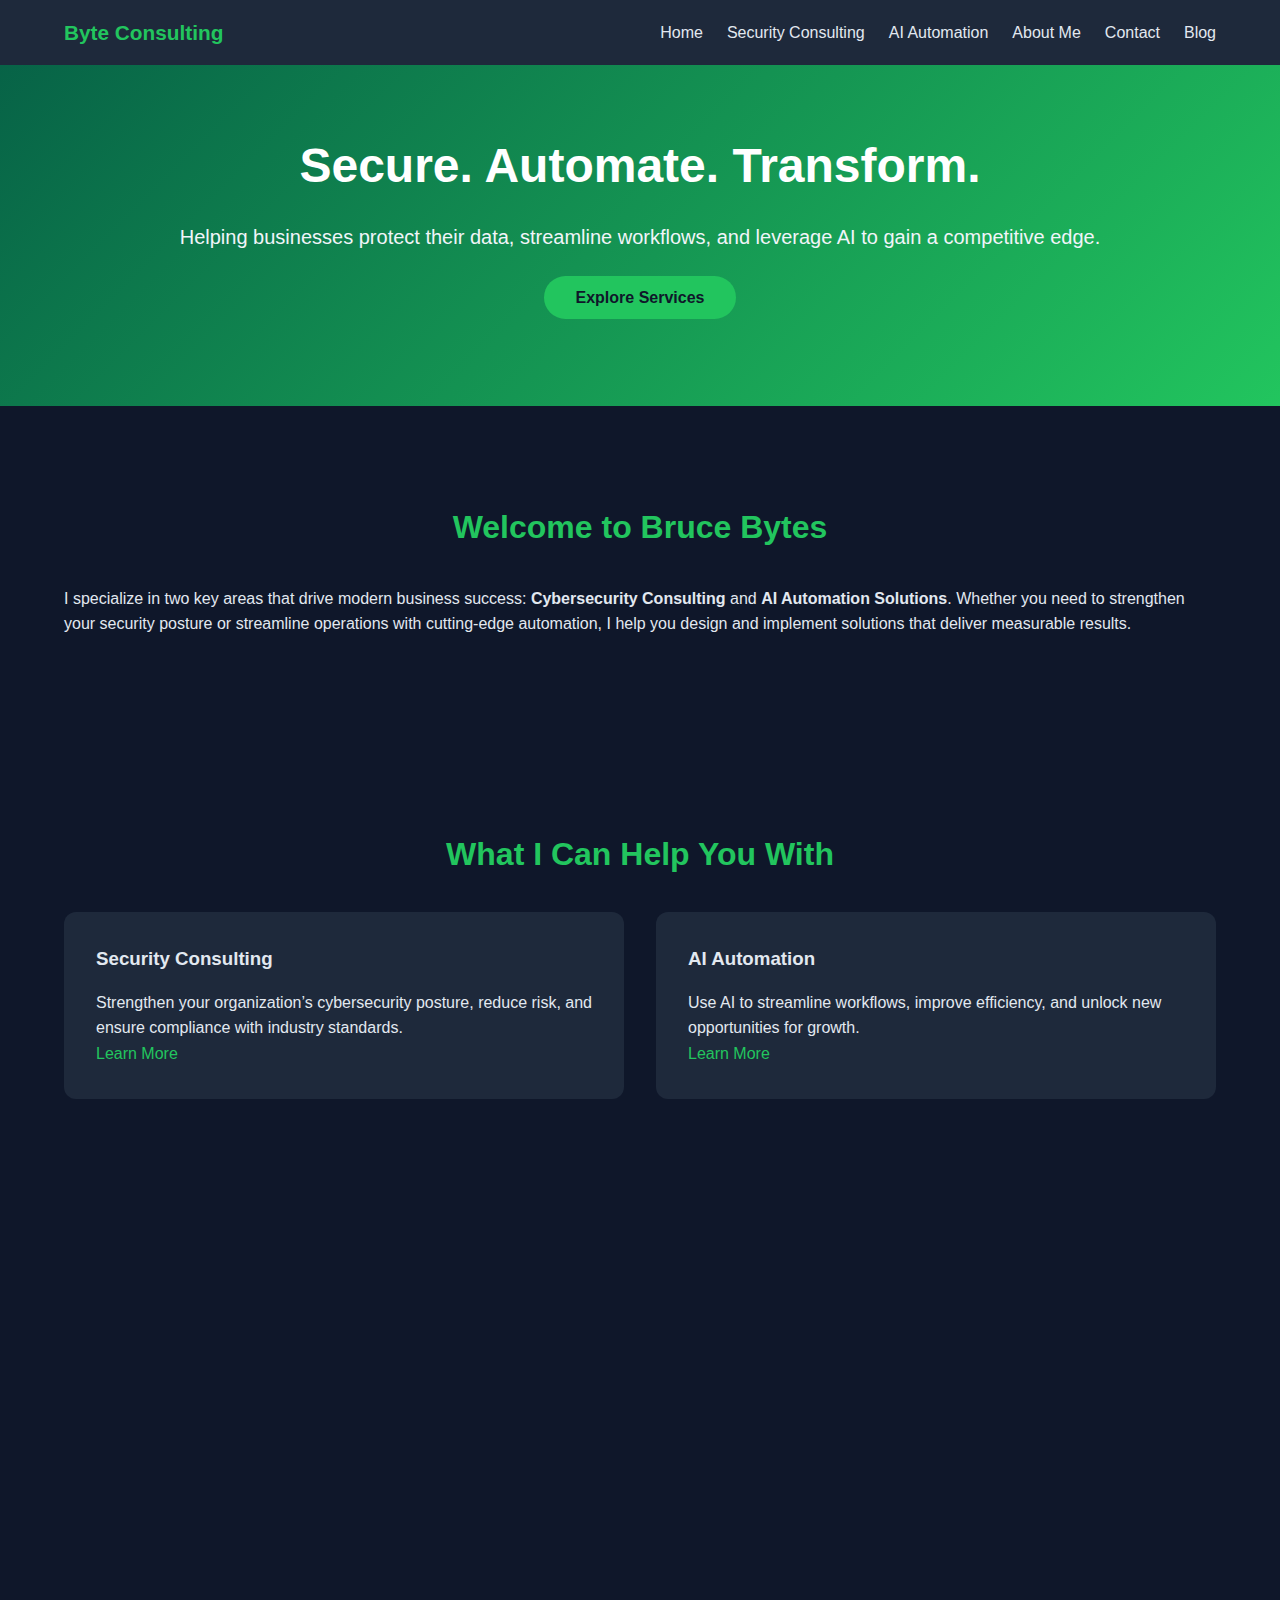
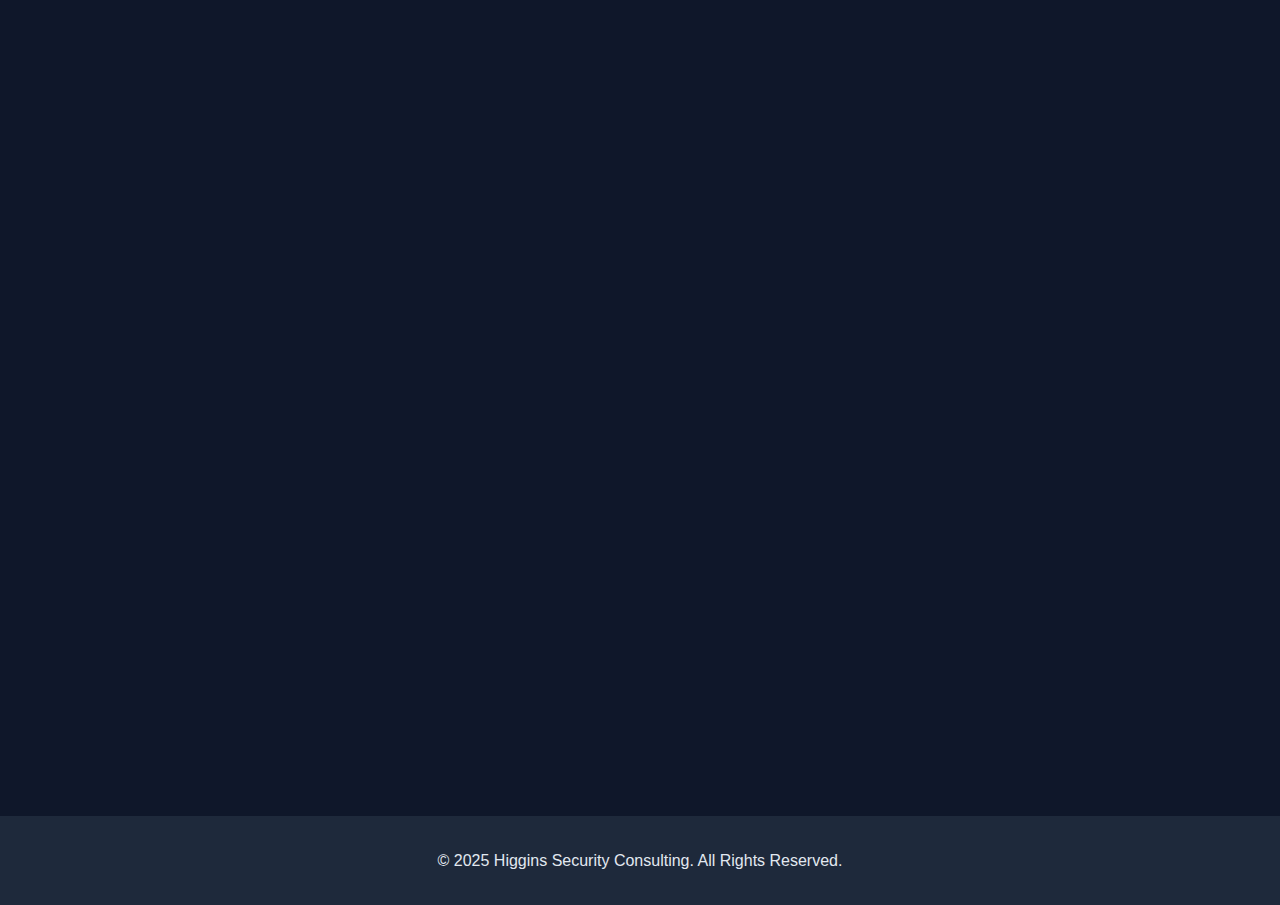
<file: index.html>
<!DOCTYPE html>
<html lang="en">
<head>
  <meta charset="UTF-8">
  <meta name="viewport" content="width=device-width, initial-scale=1.0">
  <title>Higgins Security Consulting</title>
  <link rel="stylesheet" href="style.css">
</head>
<body>

<!-- nav.html -->
<nav>
  <div class="container">
    <a href="index.html" class="logo">Byte Consulting</a>
    <div class="hamburger">
      <div></div><div></div><div></div>
    </div>
    <ul>
      <li><a href="index.html">Home</a></li>
      <li><a href="security.html">Security Consulting</a></li>
      <li><a href="ai.html">AI Automation</a></li>
      <li><a href="about.html">About Me</a></li>
      <li><a href="#contact">Contact</a></li>
      <li><a href="blog/index.html">Blog</a></li>
    </ul>
  </div>
</nav>


  <!-- Hero -->
  <header id="home">
    <div class="hero container">
      <h1 class="fade-in">Secure. Automate. Transform.</h1>
      <p class="fade-in" style="transition-delay:0.2s;">
        Helping businesses protect their data, streamline workflows, and leverage AI to gain a competitive edge.
      </p>
      <a href="#services" class="btn fade-in" style="transition-delay:0.4s;">Explore Services</a>
    </div>
  </header>

  <!-- Intro -->
  <section id="about" class="container fade-in">
    <h2>Welcome to Bruce Bytes</h2>
    <p>
      I specialize in two key areas that drive modern business success: <strong>Cybersecurity Consulting</strong> 
      and <strong>AI Automation Solutions</strong>. Whether you need to strengthen your security posture or streamline 
      operations with cutting-edge automation, I help you design and implement solutions that deliver measurable results.
    </p>
  </section>

  <!-- Services Overview -->
  <section id="services" class="container fade-in">
    <h2>What I Can Help You With</h2>
    <div class="cards">
      <div class="card">
        <h3>Security Consulting</h3>
        <p>Strengthen your organization’s cybersecurity posture, reduce risk, and ensure compliance with industry standards.</p>
        <a href="security.html" class="btn">Learn More</a>
      </div>
      <div class="card">
        <h3>AI Automation</h3>
        <p>Use AI to streamline workflows, improve efficiency, and unlock new opportunities for growth.</p>
        <a href="ai.html" class="btn">Learn More</a>
      </div>
    </div>
  </section>

  <!-- Why Work With Me -->
  <section id="why" class="container fade-in">
    <h2>Why Choose Me</h2>
    <ul class="skills">
      <li><strong>Expertise:</strong> With years of experience in cybersecurity, IT, and automation.</li>
      <li><strong>Tailored Solutions:</strong> Every engagement is customized to your unique needs and business goals.</li>
      <li><strong>End-to-End Support:</strong> From strategy to implementation, I stay involved at every step.</li>
      <li><strong>Measurable Impact:</strong> Focused on delivering results that improve security and efficiency.</li>
    </ul>
  </section>

  <section id="cta" class="container fade-in">
    <h2>Ready to Strengthen Your Security?</h2>
    <p>
      Let's talk about your security and automation goals. Whether you need to secure your infrastructure, build a <em>DevSecOps pipeline</em>, or explore <em>AI automation</em>, I'm here to provide the expertise you need to succeed.
    </p>
    <a href="#contact" class="btn1">Schedule a Consultation</a>
  </section>

  <!-- Contact -->
  <section id="contact" class="container fade-in">
    <h2>Contact Me</h2>
    <p>Ready to take the next step? Let's discuss your goals and challenges.</p>
    <p><strong>Email:</strong> <a href="mailto:jadenbrucehiggins@gmail.com">jadenbrucehiggins@gmail.com</a></p>
    <p><strong>LinkedIn:</strong> <a href="https://www.linkedin.com/in/jaden-higgins-a9516053" target="_blank">Jaden Bruce Higgins</a></p>
  </section>

  <!-- Footer -->
  <footer>
    <p>© 2025 Higgins Security Consulting. All Rights Reserved.</p>
  </footer>

  <script src="script.js"></script>
</body>
</html>
</file>
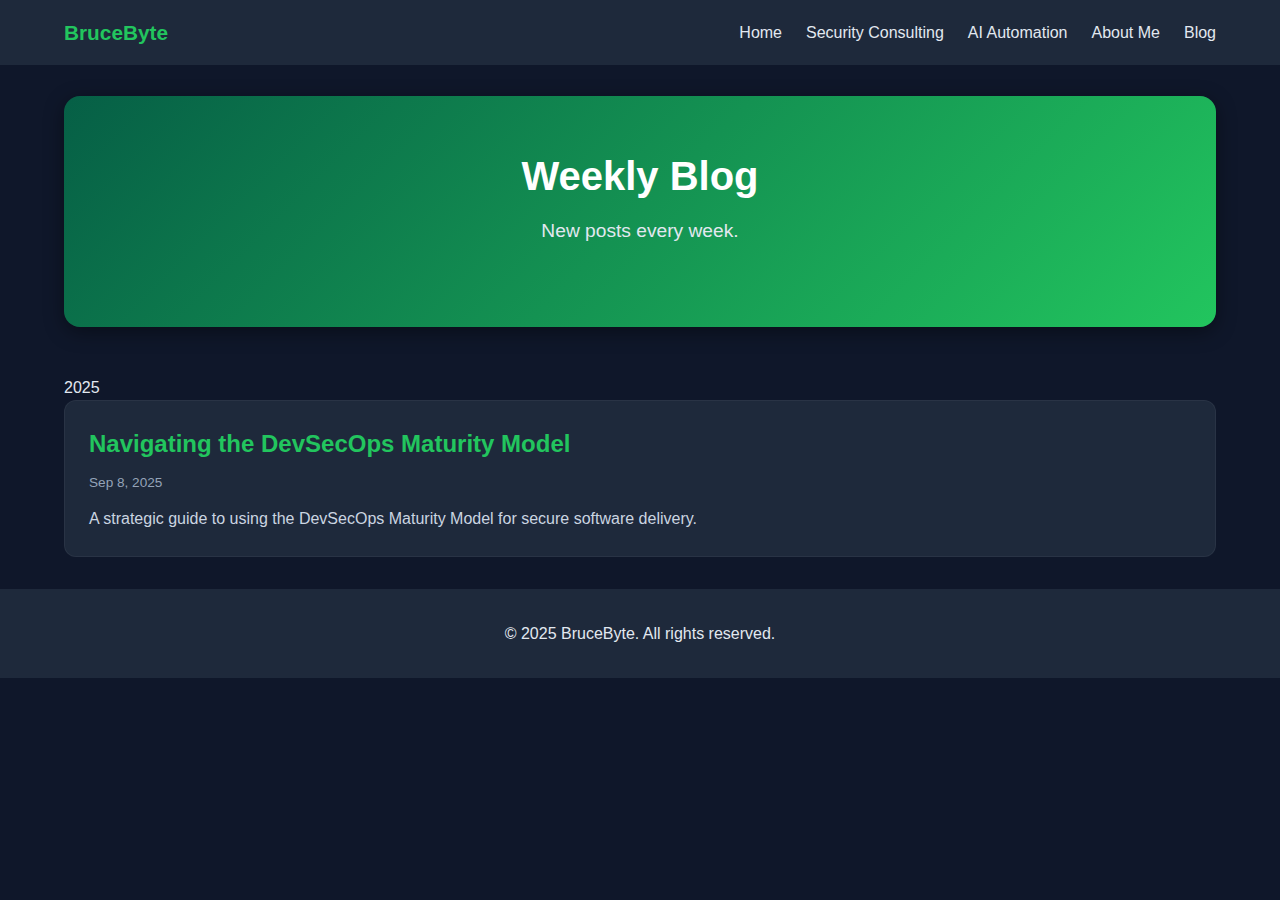
<file: blog/index.html>
<!doctype html>
<html lang="en">
<head>
  <meta charset="utf-8" />
  <meta name="viewport" content="width=device-width, initial-scale=1" />
  <title>Blog — BruceByte</title>
  <meta name="description" content="Weekly blog posts from BruceByte." />
  <link rel="canonical" href="https://brucebyte.com/blog/" />
  <link rel="stylesheet" href="/style.css">
  <link rel="stylesheet" href="/blog.css">
</head>
<body>
  <nav>
    <div class="container">
      <a href="/" class="logo">BruceByte</a>
      <ul>
      <li><a href="/index.html">Home</a></li>
      <li><a href="/security.html">Security Consulting</a></li>
      <li><a href="/ai.html">AI Automation</a></li>
      <li><a href="/about.html">About Me</a></li>
      <li><a href="blog/index.html">Blog</a></li>
      </ul>
    </div>
  </nav>

  <main class="container" style="padding-top:6rem">
    <header class="blog-hero">
      <h1 class="title">Weekly Blog</h1>
      <p class="sub">New posts every week.</p>
    </header>

    <div id="list" class="blog-list" aria-live="polite"></div>
  </main>

  <footer>
    <p>&copy; 2025 BruceByte. All rights reserved.</p>
  </footer>

  <script>
    const fallbackPosts = [
      { title: "Welcome to the Weekly Blog", date: "2025-09-08", url: "/blog/2025-09-08-welcome.html", excerpt: "Kickoff note explaining what to expect here.", tags: ["intro"] },
      { title: "Another Sample Post", date: "2025-09-01", url: "/blog/2025-09-01-sample.html", excerpt: "A short example entry to show layout.", tags: ["sample"] }
    ];

    async function loadPosts() {
      try {
        const res = await fetch('/blog/posts.json', { cache: 'no-store' });
        if (!res.ok) throw new Error('No posts.json yet');
        const data = await res.json();
        if (!Array.isArray(data)) throw new Error('posts.json must be an array');
        return data;
      } catch (e) {
        return fallbackPosts;
      }
    }

    function formatDate(iso) {
      const d = new Date(iso + 'T00:00:00');
      return d.toLocaleDateString(undefined, { year: 'numeric', month: 'short', day: 'numeric' });
    }

    function byMostRecent(a, b) {
      return new Date(b.date) - new Date(a.date);
    }

    function render(posts) {
      const list = document.getElementById('list');
      list.innerHTML = '';
      if (!posts.length) {
        list.innerHTML = '<div class="empty">No posts yet. Add some to <code>/blog/posts.json</code>!</div>';
        return;
      }

      let lastYear = null;
      posts.sort(byMostRecent).forEach(p => {
        const year = new Date(p.date).getFullYear();
        if (year !== lastYear) {
          const h = document.createElement('div');
          h.className = 'year';
          h.textContent = year;
          list.appendChild(h);
          lastYear = year;
        }

        const article = document.createElement('article');
        article.className = 'blog-card';

        const title = document.createElement('h2');
        title.className = 'post-title';
        const link = document.createElement('a');
        link.href = p.url;
        link.textContent = p.title;
        title.appendChild(link);

        const meta = document.createElement('div');
        meta.className = 'meta';
        const date = document.createElement('span');
        date.textContent = formatDate(p.date);
        meta.appendChild(date);

        if (Array.isArray(p.tags) && p.tags.length) {
          const tags = document.createElement('span');
          tags.className = 'tags';
          p.tags.forEach(t => {
            const tag = document.createElement('span');
            tag.className = 'tag';
            tag.textContent = t;
            tags.appendChild(tag);
          });
          meta.appendChild(tags);
        }

        const excerpt = document.createElement('p');
        excerpt.className = 'excerpt';
        excerpt.textContent = p.excerpt || '';

        article.appendChild(title);
        article.appendChild(meta);
        if (excerpt.textContent) article.appendChild(excerpt);
        list.appendChild(article);
      });
    }

    (async function init() {
      const posts = await loadPosts();
      render(posts);

      const ld = {
        "@context": "https://schema.org",
        "@type": "Blog",
        "name": "BruceByte Weekly Blog",
        "url": "https://brucebyte.com/blog/",
        "blogPost": posts.slice(0, 10).map(p => ({
          "@type": "BlogPosting",
          "headline": p.title,
          "datePublished": p.date,
          "url": new URL(p.url, location.origin).toString()
        }))
      };
      const s = document.createElement('script');
      s.type = 'application/ld+json';
      s.textContent = JSON.stringify(ld);
      document.head.appendChild(s);
    })();
  </script>
</body>
</html>
</file>
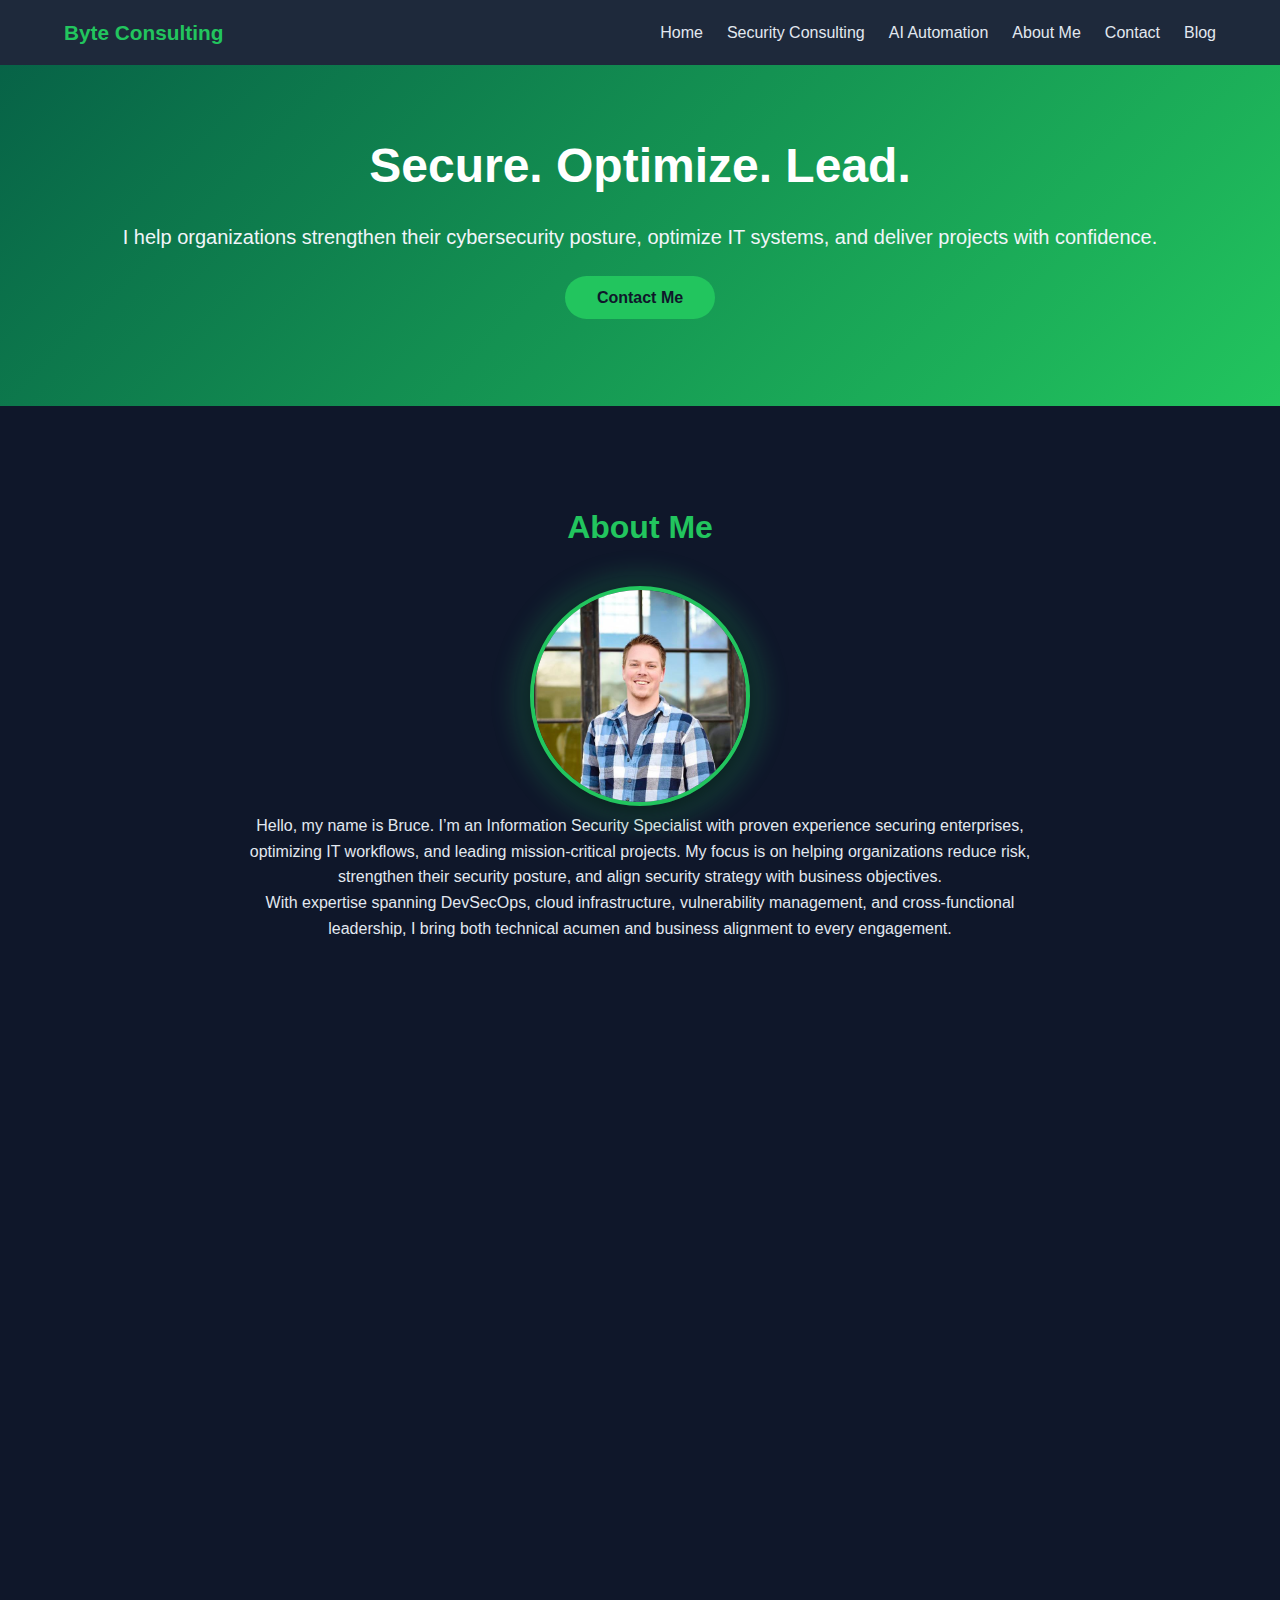
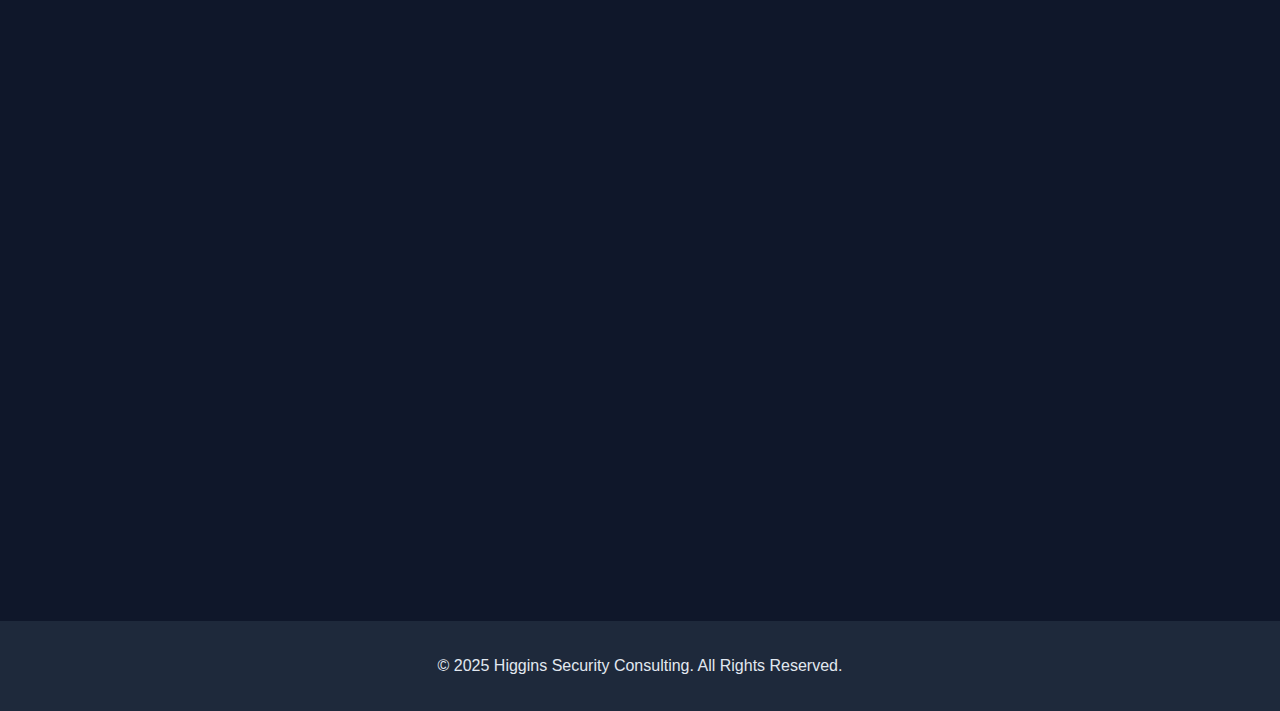
<file: about.html>
<!DOCTYPE html>
<html lang="en">
<head>
  <meta charset="UTF-8">
  <meta name="viewport" content="width=device-width, initial-scale=1.0">
  <title>About Me</title>
  <link rel="stylesheet" href="style.css">
</head>
<body>

<!-- nav.html -->
<nav>
  <div class="container">
    <a href="index.html" class="logo">Byte Consulting</a>
    <div class="hamburger">
      <div></div><div></div><div></div>
    </div>
    <ul>
      <li><a href="index.html">Home</a></li>
      <li><a href="security.html">Security Consulting</a></li>
      <li><a href="ai.html">AI Automation</a></li>
      <li><a href="about.html">About Me</a></li>
      <li><a href="#contact">Contact</a></li>
      <li><a href="blog/index.html">Blog</a></li>
    </ul>
  </div>
</nav>


  <!-- Hero -->
  <header id="home">
    <div class="hero container">
      <h1 class="fade-in">Secure. Optimize. Lead.</h1>
      <p class="fade-in" style="transition-delay:0.2s;">
        I help organizations strengthen their cybersecurity posture, optimize IT systems, and deliver projects with confidence.
      </p>
      <a href="#contact" class="btn fade-in" style="transition-delay:0.4s;">Contact Me</a>
    </div>
  </header>

  <!-- Picture & About -->
  <section id="about" class="container fade-in">
    <h2>About Me</h2>
    <div class="about-center">
      <div class="about-photo">
        <img src="face.jpg" alt="Professional photo of Jaden Higgins">
      </div>
      <div class="about-text">
        <p>
          Hello, my name is Bruce. I’m an Information Security Specialist with proven experience securing enterprises, 
          optimizing IT workflows, and leading mission-critical projects. My focus is on helping 
          organizations reduce risk, strengthen their security posture, and align security strategy 
          with business objectives.
        </p>
        <p>
          With expertise spanning DevSecOps, cloud infrastructure, vulnerability management, 
          and cross-functional leadership, I bring both technical acumen and business alignment 
          to every engagement.
        </p>
      </div>
    </div>
  </section>

  <!-- Services -->
  <section id="services" class="container fade-in">
    <h2>Fields of Expertise</h2>
    <div class="cards">
      <div class="card">
        <h3>Enterprise Security</h3>
        <p>Deploying tools, monitoring networks, and mitigating vulnerabilities to safeguard your infrastructure.</p>
      </div>
      <div class="card">
        <h3>DevSecOps</h3>
        <p>Integrating security into your SDLC and CI/CD pipelines to detect issues earlier and deliver safer code.</p>
      </div>
      <div class="card">
        <h3>Project Leadership</h3>
        <p>Leading cross-functional teams and driving security initiatives from concept to implementation.</p>
      </div>
    </div>
  </section>

  <!-- Experience -->
  <section id="experience" class="container fade-in">
    <h2>Professional Experience</h2>
    <div class="timeline">
      <div class="job">
        <h3>DevSecOps Engineer</h3>
        <p>Built Linux servers, managed Kubernetes clusters, supported CI/CD, and solved developer deployment issues.</p>
      </div>
      <div class="job">
        <h3>Application Security Specialist</h3>
        <p>Automated audit processes, built vulnerability backlogs, and engineered API integrations to strengthen security posture.</p>
      </div>
      <div class="job">
        <h3>Security Engineer</h3>
        <p>Enhanced network visibility with Gigamon, mitigated 300+ vulnerabilities, and improved security protocol adherence by 20%.</p>
      </div>
      <div class="job">
        <h3>Systems Engineer</h3>
        <p>Provisioned servers, managed VMware & Active Directory, and led recovery during outages to minimize downtime.</p>
      </div>
      <div class="job">
        <h3>Project Engineer</h3>
        <p>Managed IT projects end-to-end, improved efficiency, and earned Special Achievement Recognition (SAR).</p>
      </div>
    </div>
  </section>

  <!-- Skills -->
  <section id="skills" class="container fade-in">
    <h2>Technical Skills</h2>
    <ul class="skills">
      <li><strong>Programming:</strong> Python, Java, SQL, Visual Basic</li>
      <li><strong>Scripting:</strong> Bash, PowerShell</li>
      <li><strong>Cloud & Server:</strong> AWS, VMware, Linux, Windows Server</li>
      <li><strong>Security Tools:</strong> Tanium, Rapid7, Splunk, Imperva, Burp Suite, GHAS</li>
      <li><strong>Automation & CI/CD:</strong> GitHub, Argo Workflows, Kubernetes, API Gateways</li>
      <li><strong>Assessments:</strong> SCA, DAST, SAST scanning</li>
    </ul>
  </section>

  <!-- Certifications -->
  <section id="certs" class="container fade-in">
    <h2>Certifications</h2>
    <ul class="certs">
      <li>CISSP (ISC2) – Expires 2028</li>
      <li>AWS Certified Cloud Practitioner</li>
      <li>Professional Scrum Master I</li>
      <li>Cyber Security Essentials – Weber State University</li>
      <li>B.S. Cybersecurity & Network Management – Weber State University</li>
    </ul>
  </section>

  <!-- Contact -->
  <section id="contact" class="container fade-in">
    <h2>Contact Me</h2>
    <p>If you’re interested in strengthening your security posture or need a consultant, let’s connect.</p>
    <p><strong>Email:</strong> <a href="mailto:jadenbrucehiggins@gmail.com">jadenbrucehiggins@gmail.com</a></p>
    <p><strong>LinkedIn:</strong> 
      <a href="https://www.linkedin.com/in/jaden-higgins-a9516053" target="_blank" rel="noopener noreferrer">
        Jaden Bruce Higgins
      </a>
    </p>
    <div class="contact-download">
      <a href="Public_Resume.pdf" download class="btn download-btn">Download my Resume</a>
    </div>
  </section>

  <!-- Footer -->
  <footer>
    <p>© 2025 Higgins Security Consulting. All Rights Reserved.</p>
  </footer>

  <script src="script.js"></script>
</body>
</html>
</file>
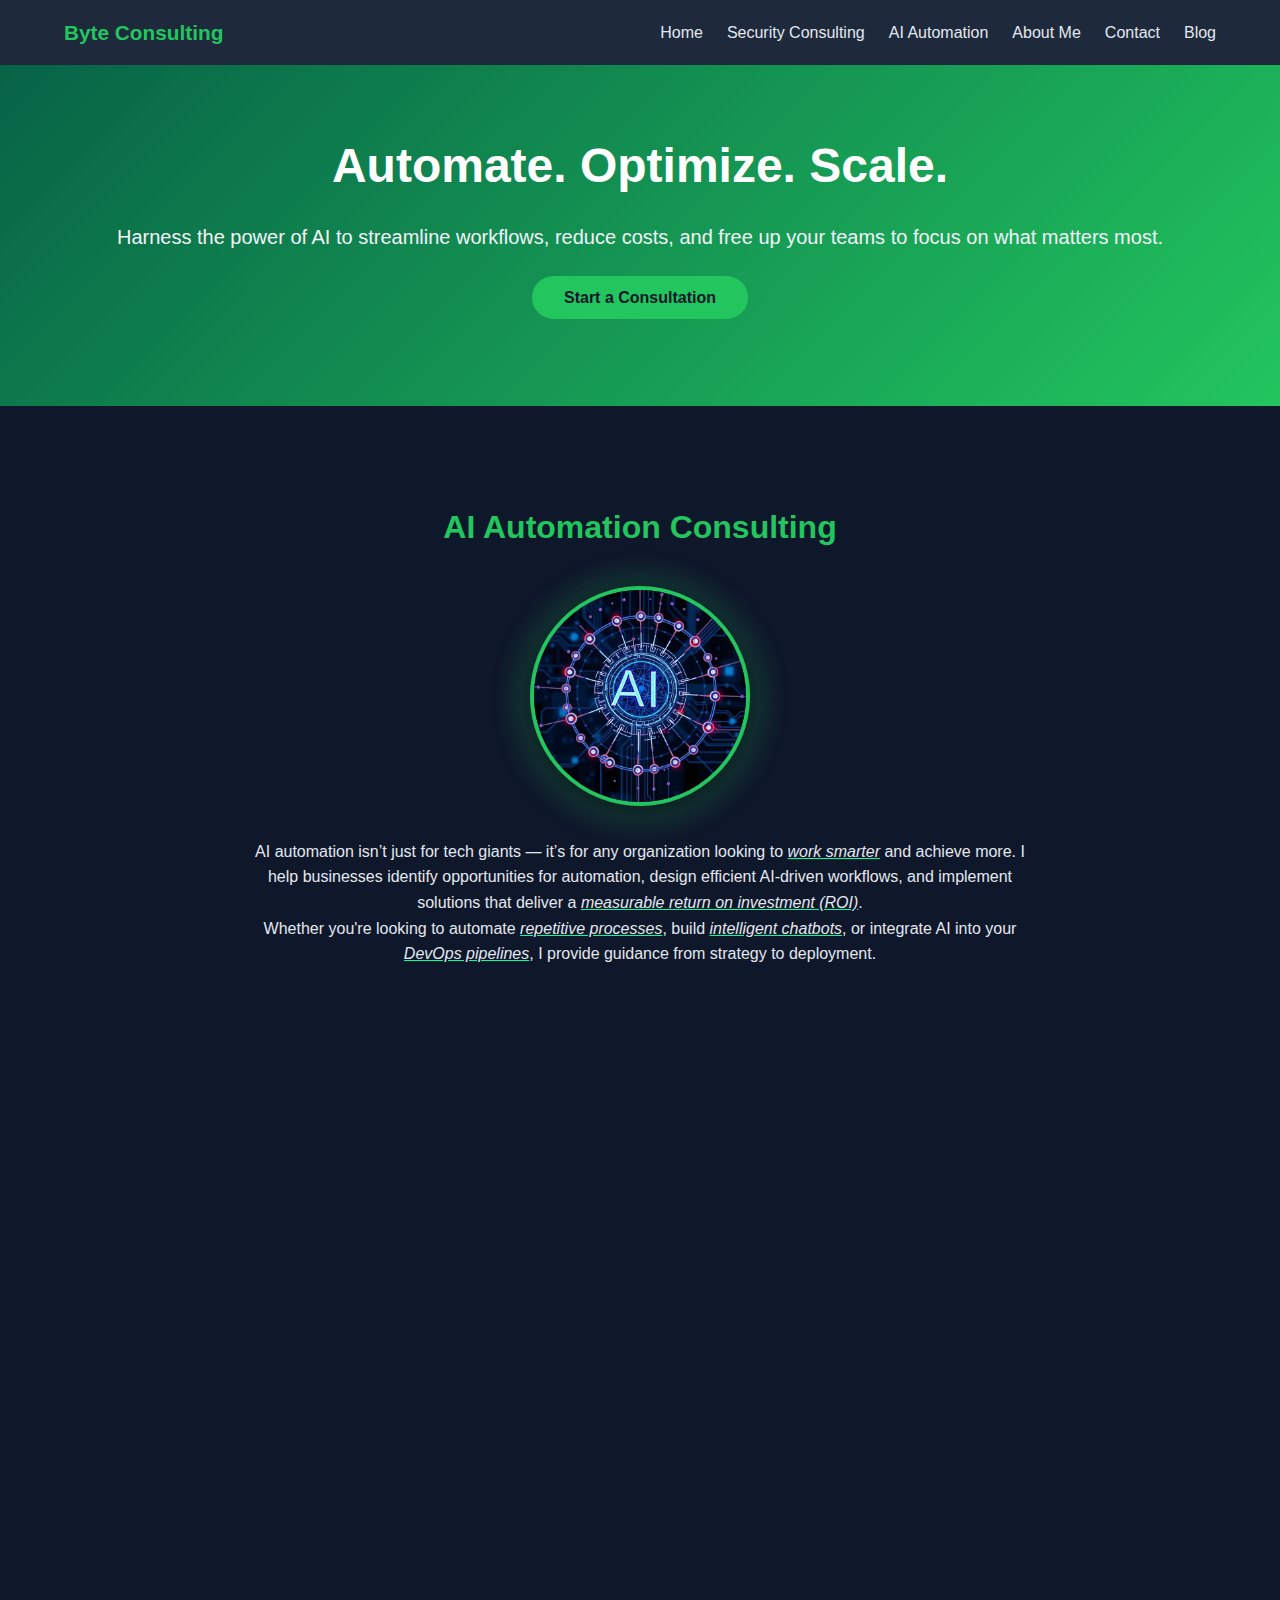
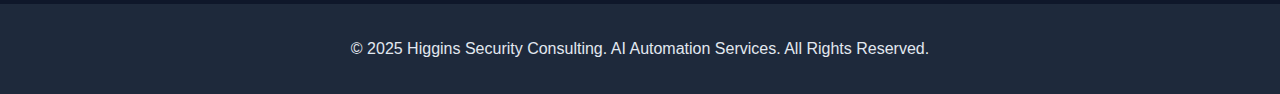
<file: ai.html>
<!DOCTYPE html>
<html lang="en">
<head>
  <meta charset="UTF-8">
  <meta name="viewport" content="width=device-width, initial-scale=1.0">
  <title>AI Automation Services</title>
  <link rel="stylesheet" href="style.css">
</head>
<body>

<!-- nav.html -->
<nav>
  <div class="container">
    <a href="index.html" class="logo">Byte Consulting</a>
    <div class="hamburger">
      <div></div><div></div><div></div>
    </div>
    <ul>
      <li><a href="index.html">Home</a></li>
      <li><a href="security.html">Security Consulting</a></li>
      <li><a href="ai.html">AI Automation</a></li>
      <li><a href="about.html">About Me</a></li>
      <li><a href="#contact">Contact</a></li>
      <li><a href="blog/index.html">Blog</a></li>
    </ul>
  </div>
</nav>


  <!-- Hero -->
  <header id="home">
    <div class="hero container">
      <h1 class="fade-in">Automate. Optimize. Scale.</h1>
      <p class="fade-in" style="transition-delay:0.2s;">
        Harness the power of AI to streamline workflows, reduce costs, and free up your teams to focus on what matters most.
      </p>
      <a href="#contact" class="btn fade-in" style="transition-delay:0.4s;">Start a Consultation</a>
    </div>
  </header>

  <!-- About the Service -->
  <section id="about" class="container fade-in">
    <h2>AI Automation Consulting</h2>
    <div class="about-center">
      <div class="about-photo">
        <img src="automation.jpg" alt="AI automation illustration">
      </div>
      <div class="about-text">
        <br>
<p>
  AI automation isn’t just for tech giants — it’s for any organization looking to <em>work smarter</em> and achieve more. I help businesses identify opportunities for automation, design efficient AI-driven workflows, and implement solutions that deliver a <em>measurable return on investment (ROI)</em>.
</p>
<p>
  Whether you're looking to automate <em>repetitive processes</em>, build <em>intelligent chatbots</em>, or integrate AI into your <em>DevOps pipelines</em>, I provide guidance from strategy to deployment.
</p>
      </div>
    </div>
  </section>

  <!-- Services -->
  <section id="services" class="container fade-in">
    <h2>What I Offer</h2>
    <div class="cards">
      <div class="card">
        <h3>Process Automation</h3>
        <p>Identify and streamline repetitive workflows using AI and RPA to save time and reduce error rates.</p>
      </div>
      <div class="card">
        <h3>Custom AI Solutions</h3>
        <p>Develop tailored AI models and integrations to solve your unique business challenges.</p>
      </div>
      <div class="card">
        <h3>Intelligent Chatbots</h3>
        <p>Create AI-powered assistants that handle support requests, boost user experience, and cut response times.</p>
      </div>
      <div class="card">
        <h3>Data-Driven Insights</h3>
        <p>Leverage machine learning to turn raw data into actionable intelligence for better decision-making.</p>
      </div>
    </div>
  </section>

  <!-- Process -->
  <section id="process" class="container fade-in">
    <h2>How It Works</h2>
    <div class="timeline">
      <div class="job">
        <h3>Discovery</h3>
        <p>We start by assessing your current workflows and identifying opportunities for automation.</p>
      </div>
      <div class="job">
        <h3>Design</h3>
        <p>Together, we create a roadmap for automation that aligns with your business goals and budget.</p>
      </div>
      <div class="job">
        <h3>Implementation</h3>
        <p>I help integrate AI solutions into your environment with minimal disruption and measurable results.</p>
      </div>
      <div class="job">
        <h3>Optimization</h3>
        <p>We monitor performance, gather feedback, and fine-tune solutions for long-term success.</p>
      </div>
    </div>
  </section>

  <!-- Benefits -->
  <section id="benefits" class="container fade-in">
    <h2>Why Choose AI Automation</h2>
    <ul class="skills">
      <li><strong>Efficiency:</strong> Automate repetitive tasks and reduce operational overhead.</li>
      <li><strong>Scalability:</strong> Easily expand automated workflows as your business grows.</li>
      <li><strong>Accuracy:</strong> Minimize human error with consistent AI-driven processes.</li>
      <li><strong>Insight:</strong> Gain valuable data-driven recommendations to improve decisions.</li>
      <li><strong>Cost Savings:</strong> Free up resources to focus on high-impact work.</li>
    </ul>
  </section>

  <!-- Contact -->
  <section id="contact" class="container fade-in">
    <h2>Let's Build Something Smarter</h2>
    <p>If you're ready to explore how AI automation can transform your business, let's talk.</p>
    <p><strong>Email:</strong> <a href="mailto:jadenbrucehiggins@gmail.com">jadenbrucehiggins@gmail.com</a></p>
    <p><strong>LinkedIn:</strong> <a href="https://www.linkedin.com/in/jaden-higgins-a9516053" target="_blank">Jaden Bruce Higgins</a></p>
  </section>

  <!-- Footer -->
  <footer>
    <p>© 2025 Higgins Security Consulting. AI Automation Services. All Rights Reserved.</p>
  </footer>

  <script src="script.js"></script>
</body>
</html>
</file>
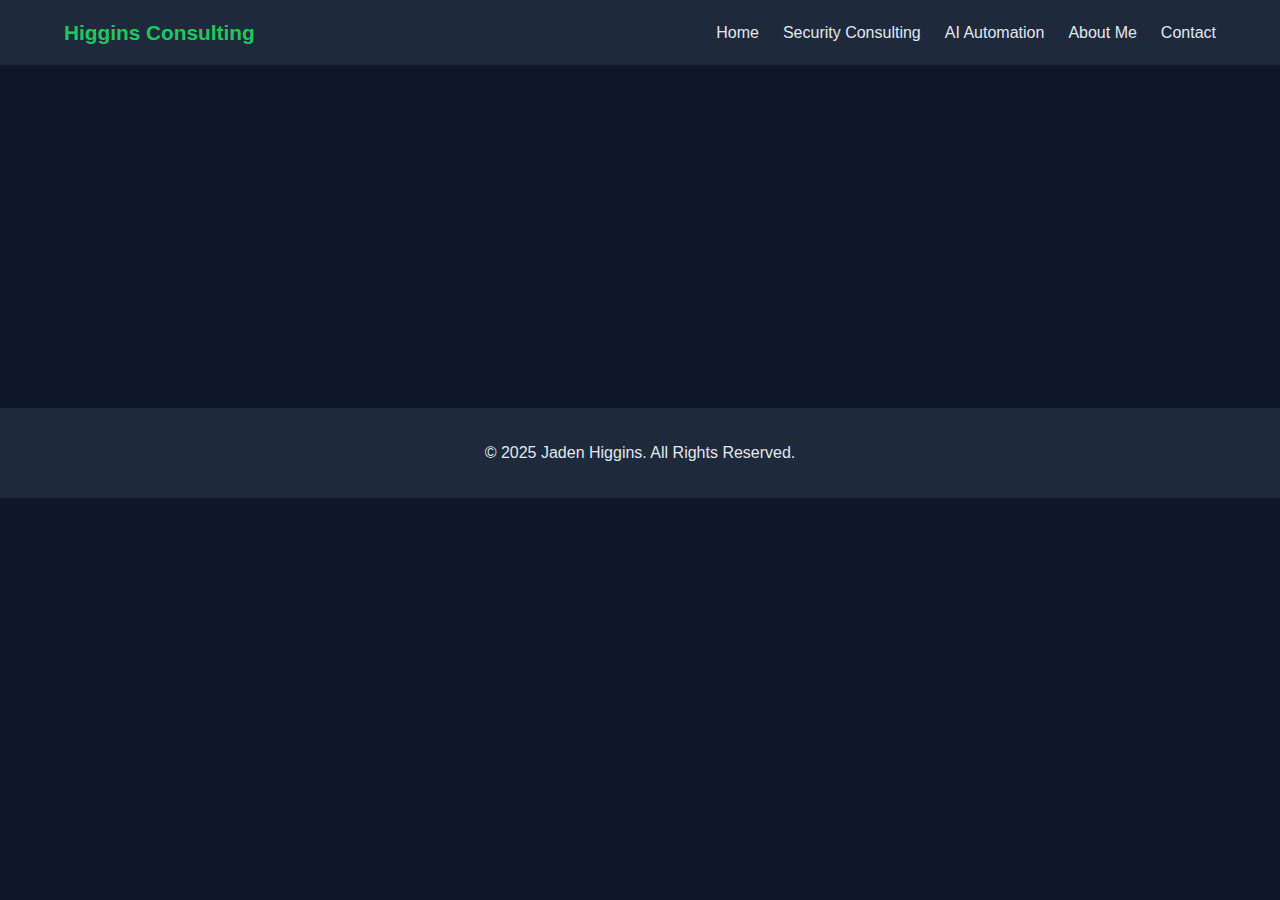
<file: blog.html>
<!DOCTYPE html>
<html lang="en">
<head>
  <meta charset="UTF-8">
  <meta name="viewport" content="width=device-width, initial-scale=1.0">
  <title>Blog | Jaden Higgins</title>
  <link rel="stylesheet" href="style.css">
</head>
<script>
  // Load the nav.html into the placeholder
  fetch("nav.html")
    .then(response => response.text())
    .then(data => {
      document.getElementById("nav-placeholder").innerHTML = data;
    });
</script>

<body>

<div id="nav-placeholder"></div>


  <!-- Contact -->
  <section id="contact" class="container fade-in">
    <h2>Contact Me</h2>
    <p>If you’re interested in strengthening your security posture or need a consultant, let’s connect.</p>
    <p><strong>Email:</strong> <a href="mailto:jadenbrucehiggins@gmail.com">jadenbrucehiggins@gmail.com</a></p>
    <p><strong>Location:</strong> Layton, UT</p>
  </section>

<footer>
  <p>© 2025 Jaden Higgins. All Rights Reserved.</p>
</footer>

<script src="script.js"></script>
</body>
</html>
</file>
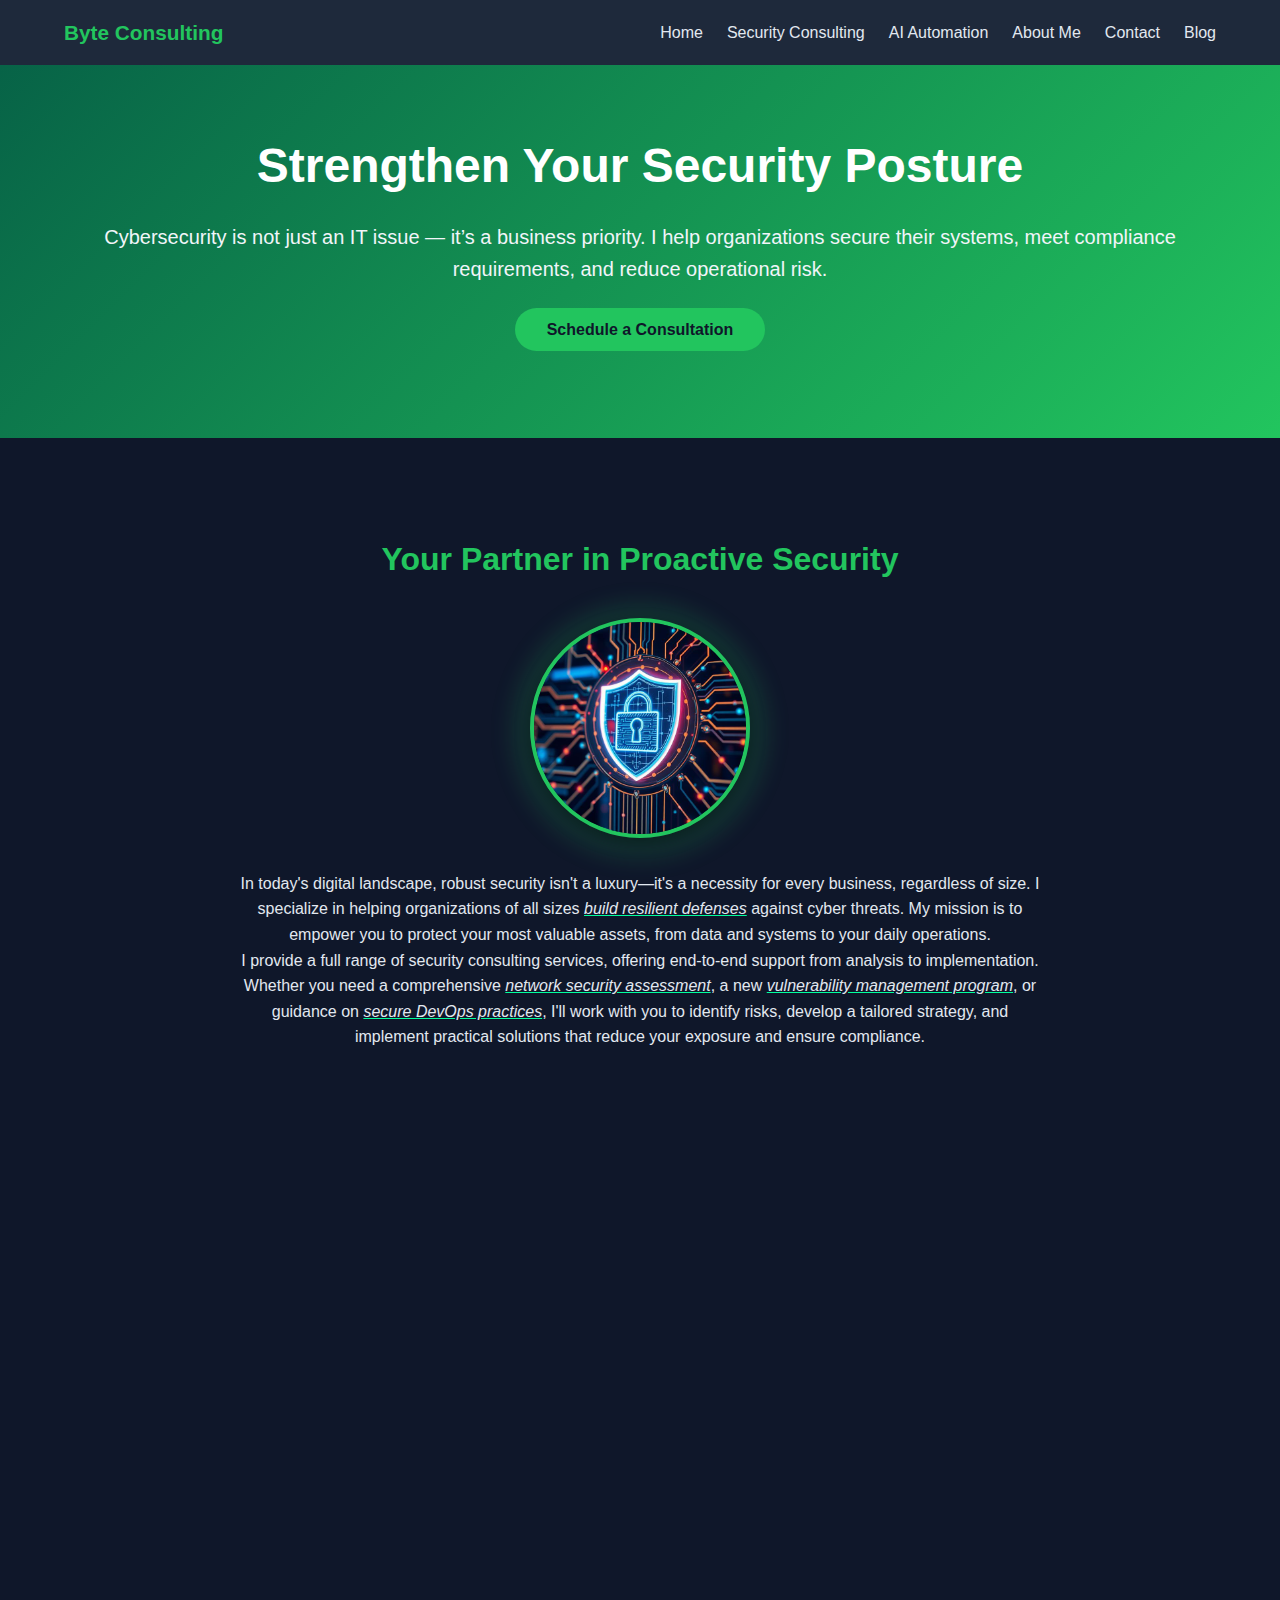
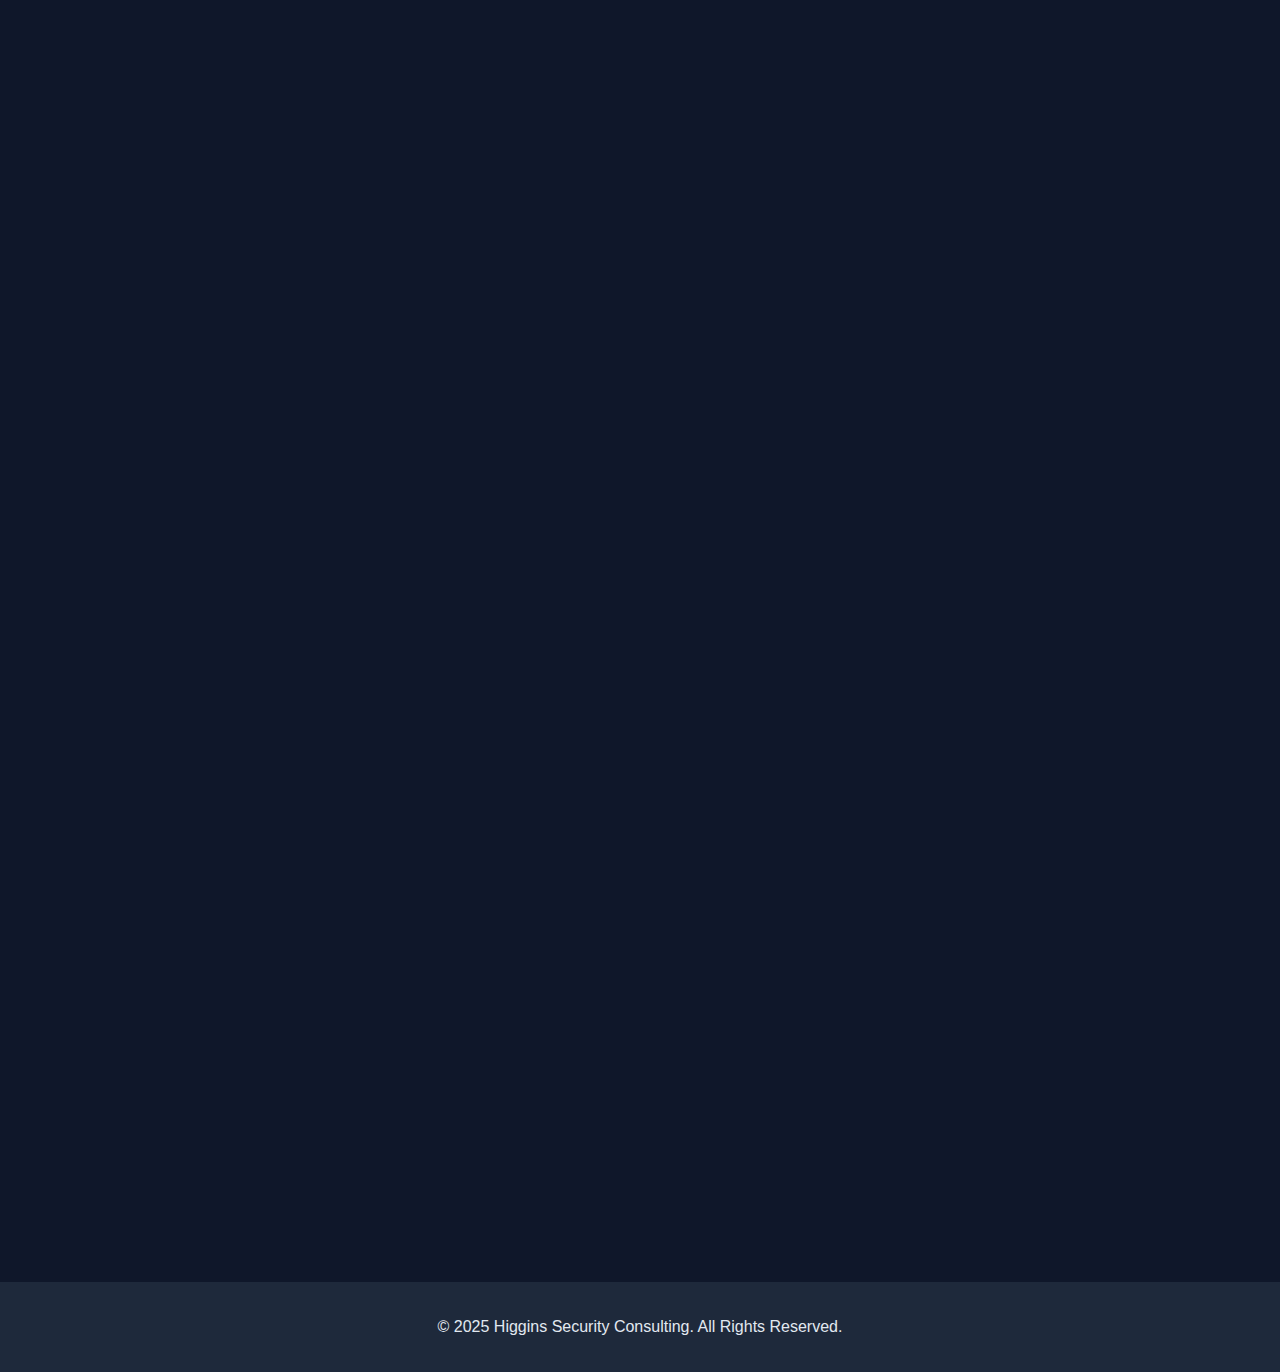
<file: security.html>
<!DOCTYPE html>
<html lang="en">
<head>
  <meta charset="UTF-8">
  <meta name="viewport" content="width=device-width, initial-scale=1.0">
  <title>Security Consulting</title>
  <link rel="stylesheet" href="style.css">
</head>
<body>

<!-- nav.html -->
<nav>
  <div class="container">
    <a href="index.html" class="logo">Byte Consulting</a>
    <div class="hamburger">
      <div></div><div></div><div></div>
    </div>
    <ul>
      <li><a href="index.html">Home</a></li>
      <li><a href="security.html">Security Consulting</a></li>
      <li><a href="ai.html">AI Automation</a></li>
      <li><a href="about.html">About Me</a></li>
      <li><a href="#contact">Contact</a></li>
      <li><a href="blog/index.html">Blog</a></li>
    </ul>
  </div>
</nav>


  <!-- Hero -->
  <header id="home">
    <div class="hero container">
      <h1 class="fade-in">Strengthen Your Security Posture</h1>
      <p class="fade-in" style="transition-delay:0.2s;">
        Cybersecurity is not just an IT issue — it’s a business priority. I help organizations secure their systems, 
        meet compliance requirements, and reduce operational risk.
      </p>
      <a href="#contact" class="btn fade-in" style="transition-delay:0.4s;">Schedule a Consultation</a>
    </div>
  </header>

  <!-- About the Product -->
  <section id="about" class="container fade-in">
    <h2>Your Partner in Proactive Security</h2>
    <div class="about-center">
      <div class="about-photo">
        <img src="security-consulting.jpg" alt="Cybersecurity consultation illustration">
      </div>
      <div class="about-text">
        <br>
        <p>
          In today's digital landscape, robust security isn't a luxury—it's a necessity for every business, regardless of size. I specialize in helping organizations of all sizes <em>build resilient defenses</em> against cyber threats. My mission is to empower you to protect your most valuable assets, from data and systems to your daily operations.
        </p>
        <p>
          I provide a full range of security consulting services, offering end-to-end support from analysis to implementation. Whether you need a comprehensive <em>network security assessment</em>, a new <em>vulnerability management program</em>, or guidance on <em>secure DevOps practices</em>, I'll work with you to identify risks, develop a tailored strategy, and implement practical solutions that reduce your exposure and ensure compliance.
        </p>
      </div>
    </div>
  </section>

  <!-- Services -->
  <section id="services" class="container fade-in">
    <h2>Consulting Services</h2>
    <div class="cards">
      <div class="card">
        <h3>Enterprise Security</h3>
        <p>Design and implement security programs to protect critical infrastructure, sensitive data, and business continuity.</p>
      </div>
      <div class="card">
        <h3>DevSecOps & Cloud Security</h3>
        <p>Integrate security into your development pipelines, secure cloud environments, and automate compliance checks.</p>
      </div>
      <div class="card">
        <h3>Risk & Vulnerability Management</h3>
        <p>Assess threats, prioritize remediation, and eliminate vulnerabilities before they can be exploited.</p>
      </div>
      <div class="card">
        <h3>Incident Response Readiness</h3>
        <p>Prepare for security incidents with response playbooks, tabletop exercises, and rapid recovery planning.</p>
      </div>
    </div>
  </section>

  <!-- Process -->
  <section id="process" class="container fade-in">
    <h2>Engagement Approach</h2>
    <div class="timeline">
      <div class="job">
        <h3>Assessment</h3>
        <p>Understand your current security posture, infrastructure, and business objectives.</p>
      </div>
      <div class="job">
        <h3>Strategy</h3>
        <p>Develop a tailored security roadmap focused on risk reduction and compliance alignment.</p>
      </div>
      <div class="job">
        <h3>Implementation</h3>
        <p>Deploy solutions, optimize workflows, and enable your teams to adopt security best practices.</p>
      </div>
      <div class="job">
        <h3>Continuous Improvement</h3>
        <p>Monitor, measure, and refine your security program for long-term resilience.</p>
      </div>
    </div>
  </section>

  <!-- Contact -->
  <section id="contact" class="container fade-in">
    <h2>Work With Me</h2>
    <p>Ready to take the next step toward a stronger security posture?</p>
    <p><strong>Email:</strong> <a href="mailto:jadenbrucehiggins@gmail.com">jadenbrucehiggins@gmail.com</a></p>
    <p><strong>LinkedIn:</strong> <a href="https://www.linkedin.com/in/jaden-higgins-a9516053" target="_blank" rel="noopener noreferrer">Jaden Bruce Higgins</a></p>
  </section>

  <!-- Footer -->
  <footer>
    <p>© 2025 Higgins Security Consulting. All Rights Reserved.</p>
  </footer>

  <script src="script.js"></script>
</body>
</html>
</file>
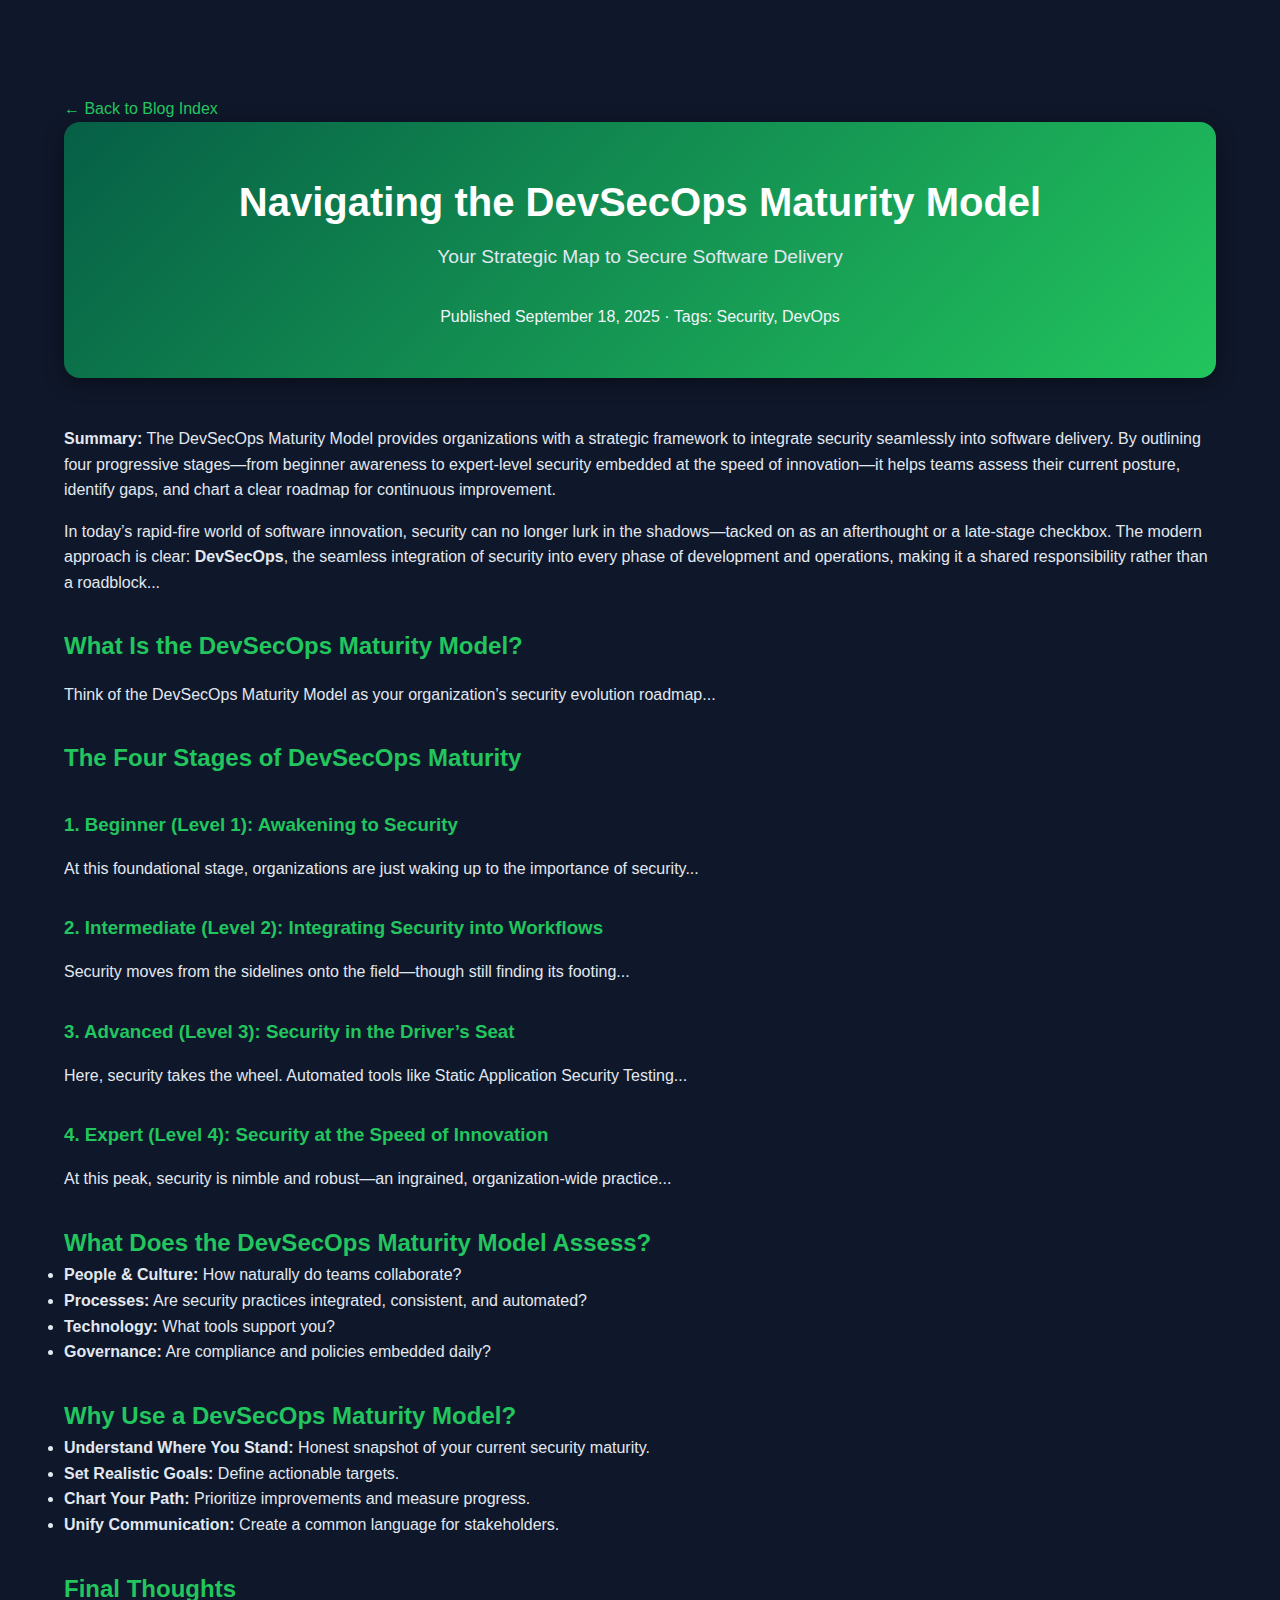
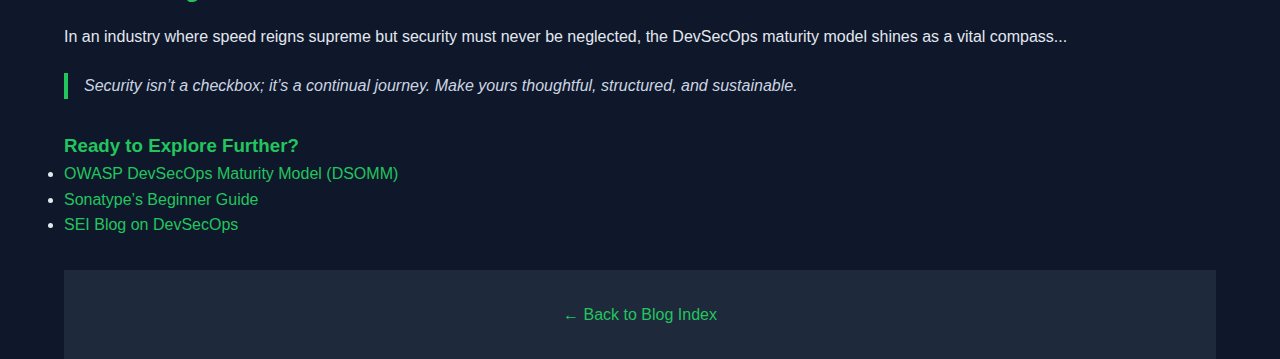
<file: blog/2025-09-08-DevSecMM.html>
<!doctype html>
<html lang="en">
<head>
  <meta charset="utf-8" />
  <meta name="viewport" content="width=device-width, initial-scale=1" />
  <title>Navigating the DevSecOps Maturity Model — BruceByte Blog</title>
  <meta name="description" content="A strategic guide to using the DevSecOps Maturity Model for secure software delivery." />
  <link rel="canonical" href="https://brucebyte.com/blog/2025-09-18-devsecops-maturity.html" />
  <link rel="stylesheet" href="/style.css">
  <link rel="stylesheet" href="/blog.css">
</head>
<body>
  <main class="container" style="padding-top:6rem">
    <p><a href="/blog/">← Back to Blog Index</a></p>
    <!-- Hero Banner -->
    <header class="blog-hero">
      <h1 class="title">Navigating the DevSecOps Maturity Model</h1>
      <p class="sub">Your Strategic Map to Secure Software Delivery</p>
      <div class="meta">Published September 18, 2025 · Tags: Security, DevOps</div>
    </header>

    <!-- Post Content -->
    <article class="blog-post">
      <div class="summary">
        <p><strong>Summary:</strong> The DevSecOps Maturity Model provides organizations with a strategic framework to integrate security seamlessly into software delivery. By outlining four progressive stages—from beginner awareness to expert-level security embedded at the speed of innovation—it helps teams assess their current posture, identify gaps, and chart a clear roadmap for continuous improvement.</p>
      </div>

      <p>In today’s rapid-fire world of software innovation, security can no longer lurk in the shadows—tacked on as an afterthought or a late-stage checkbox. The modern approach is clear: <strong>DevSecOps</strong>, the seamless integration of security into every phase of development and operations, making it a shared responsibility rather than a roadblock...</p>

      <h2>What Is the DevSecOps Maturity Model?</h2>
      <p>Think of the DevSecOps Maturity Model as your organization’s security evolution roadmap...</p>

      <h2>The Four Stages of DevSecOps Maturity</h2>
      <h3>1. Beginner (Level 1): Awakening to Security</h3>
      <p>At this foundational stage, organizations are just waking up to the importance of security...</p>

      <h3>2. Intermediate (Level 2): Integrating Security into Workflows</h3>
      <p>Security moves from the sidelines onto the field—though still finding its footing...</p>

      <h3>3. Advanced (Level 3): Security in the Driver’s Seat</h3>
      <p>Here, security takes the wheel. Automated tools like Static Application Security Testing...</p>

      <h3>4. Expert (Level 4): Security at the Speed of Innovation</h3>
      <p>At this peak, security is nimble and robust—an ingrained, organization-wide practice...</p>

      <h2>What Does the DevSecOps Maturity Model Assess?</h2>
      <ul>
        <li><strong>People &amp; Culture:</strong> How naturally do teams collaborate?</li>
        <li><strong>Processes:</strong> Are security practices integrated, consistent, and automated?</li>
        <li><strong>Technology:</strong> What tools support you?</li>
        <li><strong>Governance:</strong> Are compliance and policies embedded daily?</li>
      </ul>

      <h2>Why Use a DevSecOps Maturity Model?</h2>
      <ul>
        <li><strong>Understand Where You Stand:</strong> Honest snapshot of your current security maturity.</li>
        <li><strong>Set Realistic Goals:</strong> Define actionable targets.</li>
        <li><strong>Chart Your Path:</strong> Prioritize improvements and measure progress.</li>
        <li><strong>Unify Communication:</strong> Create a common language for stakeholders.</li>
      </ul>

      <h2>Final Thoughts</h2>
      <p>In an industry where speed reigns supreme but security must never be neglected, the DevSecOps maturity model shines as a vital compass...</p>

      <blockquote>
        Security isn’t a checkbox; it’s a continual journey. Make yours thoughtful, structured, and sustainable.
      </blockquote>

      <h3>Ready to Explore Further?</h3>
      <ul>
        <li><a href="https://owasp.org/www-project-devsecops-maturity-model/">OWASP DevSecOps Maturity Model (DSOMM)</a></li>
        <li><a href="https://www.sonatype.com/blog/devsecops-maturity-model-a-beginners-guide">Sonatype’s Beginner Guide</a></li>
        <li><a href="https://www.sei.cmu.edu/blog/the-devsecops-capability-maturity-model/">SEI Blog on DevSecOps</a></li>
      </ul>
    </article>

    <footer>
      <p><a href="/blog/">← Back to Blog Index</a></p>
    </footer>
  </main>
</body>
</html>
</file>
<file: blog.css>
/* Blog index list */
.blog-list article {
  background: #1e293b; /* matches your card background */
  border-radius: 12px;
  padding: 1.5rem;
  margin-bottom: 2rem;
  transition: 0.3s;
  border: 1px solid rgba(255,255,255,0.05);
}
.blog-list article:hover {
  transform: translateY(-5px);
  box-shadow: 0 5px 20px rgba(0,0,0,0.5);
}
.blog-list h2 {
  margin-bottom: 0.5rem;
  color: #e2e8f0; /* light text */
}
.blog-list .meta {
  font-size: 0.85rem;
  color: #94a3b8; /* gray-400 style */
  margin-bottom: 0.8rem;
}
.blog-list p {
  color: #cbd5e1; /* lighter body */
}

/* Blog post page */
.blog-post h1 {
  font-size: 2rem;
  margin-bottom: 0.5rem;
  color: #22c55e; /* green accent for main title */
}
.blog-post .meta {
  font-size: 0.9rem;
  color: #94a3b8;
  margin-bottom: 1.5rem;
}
.blog-post h2, .blog-post h3 {
  color: #22c55e; /* green accent headings */
  margin-top: 2rem;
}
.blog-post p {
  margin: 1rem 0;
  color: #e2e8f0;
}
.blog-post blockquote {
  border-left: 4px solid #22c55e;
  padding-left: 1rem;
  font-style: italic;
  color: #cbd5e1;
  margin: 1.5rem 0;
}
.blog-post img {
  max-width: 100%;
  border-radius: 8px;
  margin: 1rem 0;
  box-shadow: 0 4px 12px rgba(0,0,0,0.4);
}

.blog-hero {
  background: linear-gradient(135deg, #065f46, #22c55e);
  padding: 3rem 2rem;
  border-radius: 16px;         /* Rounded corners */
  text-align: center;
  margin-bottom: 3rem;
  color: #f1f5f9;
  box-shadow: 0 5px 20px rgba(0,0,0,0.4);
}

.blog-hero .title {
  font-size: 2.5rem;
  margin-bottom: 0.5rem;
  color: white;
}

.blog-hero .sub {
  font-size: 1.2rem;
  color: #e2e8f0;
}
</file>
<file: style.css>
/* Reset */
* { margin: 0; padding: 0; box-sizing: border-box; }
body { font-family: 'Segoe UI', Arial, sans-serif; background:#0f172a; color:#e2e8f0; line-height:1.6; }
a { text-decoration: none; color: #22c55e; }
.container { width:90%; max-width:1200px; margin:auto; }

/* Nav */
nav { background:#1e293b; padding:1rem 0; position:fixed; width:100%; top:0; left:0; z-index:100; }
nav .container { display:flex; justify-content:space-between; align-items:center; }
nav a.logo { font-size:1.3rem; font-weight:bold; color:#22c55e; }
nav ul { list-style:none; display:flex; gap:1.5rem; }
nav ul li a { color:#e2e8f0; }
nav ul li a:hover { color:#22c55e; }

/* Hamburger */
.hamburger { display:none; flex-direction:column; cursor:pointer; gap:5px; }
.hamburger div { width:25px; height:3px; background:#22c55e; }

/* Hero */
header { background:linear-gradient(135deg,#065f46,#22c55e); text-align:center; padding:8rem 2rem 6rem 2rem; }
header h1 { font-size:3rem; margin-bottom:1rem; color:white; }
header p { font-size:1.25rem; margin-bottom:2rem; color:#f1f5f9; }
header .btn { background:#22c55e; color:#0f172a; padding:0.8rem 2rem; border-radius:50px; font-weight:bold; }
header .btn:hover { background:#16a34a; color:white; }

/* Sections */
section { padding:6rem 0; }
section h2 { font-size:2rem; margin-bottom:2rem; color:#22c55e; text-align:center; }
.cards { display:grid; grid-template-columns:repeat(auto-fit,minmax(250px,1fr)); gap:2rem; }
.card { background:#1e293b; padding:2rem; border-radius:12px; transition:0.3s; }
.card:hover { transform:translateY(-5px); box-shadow:0 5px 20px rgba(0,0,0,0.5); }
.card h3 { margin-bottom:1rem; color:#e2e8f0; }

/* Timeline (Experience) */
.timeline .job { background:#1e293b; padding:1.5rem; margin-bottom:1rem; border-left:4px solid #22c55e; }
.timeline h3 { margin-bottom:0.5rem; color:#f1f5f9; }

/* Skills & Certs */
.skills, .certs { list-style:disc inside; max-width:800px; margin:auto; line-height:2; }

/* Contact */
#contact p { margin:0.5rem 0; text-align:center; }

/* CTA */
#cta p { margin:0.5rem 0; text-align: center;}

#cta {
  text-align: center; /* This centers all content within the section */
}

/* Footer */
footer { background:#1e293b; text-align:center; padding:2rem; margin-top:2rem; }

/* Fade-in */
.fade-in { opacity:0; transform:translateY(20px); transition:all 0.8s ease-out; }
.fade-in.visible { opacity:1; transform:translateY(0); }

/* Responsive */
@media (max-width:768px) {
  nav ul { flex-direction:column; position:absolute; top:60px; right:0; background:#1e293b; padding:1rem; display:none; width:200px; }
  nav ul.show { display:flex; }
  .hamburger { display:flex; }
}
/* About Section - Centered */
.about-center {
  text-align: center;
  max-width: 800px;
  margin: auto;
}

.about-photo {
  position: relative;
  display: inline-block;
}

.about-photo::before {
  content: "";
  position: absolute;
  top: 50%;
  left: 50%;
  transform: translate(-50%, -50%);
  width: 260px;
  height: 260px;
  border-radius: 50%;
  background: radial-gradient(circle, rgba(34,197,94,0.4), rgba(15,23,42,0));
  z-index: 0;
  filter: blur(10px);
}

.about-photo img {
  position: relative;
  z-index: 1;
  width: 220px;
  height: 220px;
  border-radius: 50%;
  object-fit: cover;
  object-position: center top;
  box-shadow: 0 5px 15px rgba(0,0,0,0.4);
  border: 4px solid #22c55e; /* green accent */
}


.contact-download {
  text-align: center;
  margin-top: 2rem;
}
.download-btn {
  display: inline-block;
  margin-top: 1.5rem;
  background: #22c55e;
  color: #0f172a;
  padding: 0.8rem 2rem;
  border-radius: 50px;
  font-weight: bold;
  transition: 0.3s;
  text-align: center;
}

.download-btn:hover {
  background: #16a34a;
  color: white;
}

.about-text p em {
  font-style: italic;
  text-decoration: underline;
  text-decoration-color: #00ff9d; /* A subtle color for the underline */
}

.btn1 {
  display: inline-block; /* Makes the link behave like a block element, allowing for padding */
  padding: 15px 30px; /* Gives the button space inside */
  margin-top: 20px; /* Adds space between the paragraph and the button */
  font-size: 1rem;
  font-weight: 600;
  text-align: center;
  text-decoration: none; /* Removes the underline from the link */
  border-radius: 50px; /* Creates a pill shape */
  background-color: #22c55e; /* A solid background color */
  color: #fff; /* White text color */
  border: none;
  cursor: pointer; /* Changes the cursor to a pointer on hover */
  transition: all 0.3s ease; /* Smooth transition for hover effects */
}

.btn1:hover {
  background-color: #16a34a; /* Darker color on hover */
  transform: translateY(-2px); /* A subtle lift effect */
  box-shadow: 0 4px 8px rgba(0, 0, 0, 0.1);
}
</file>
